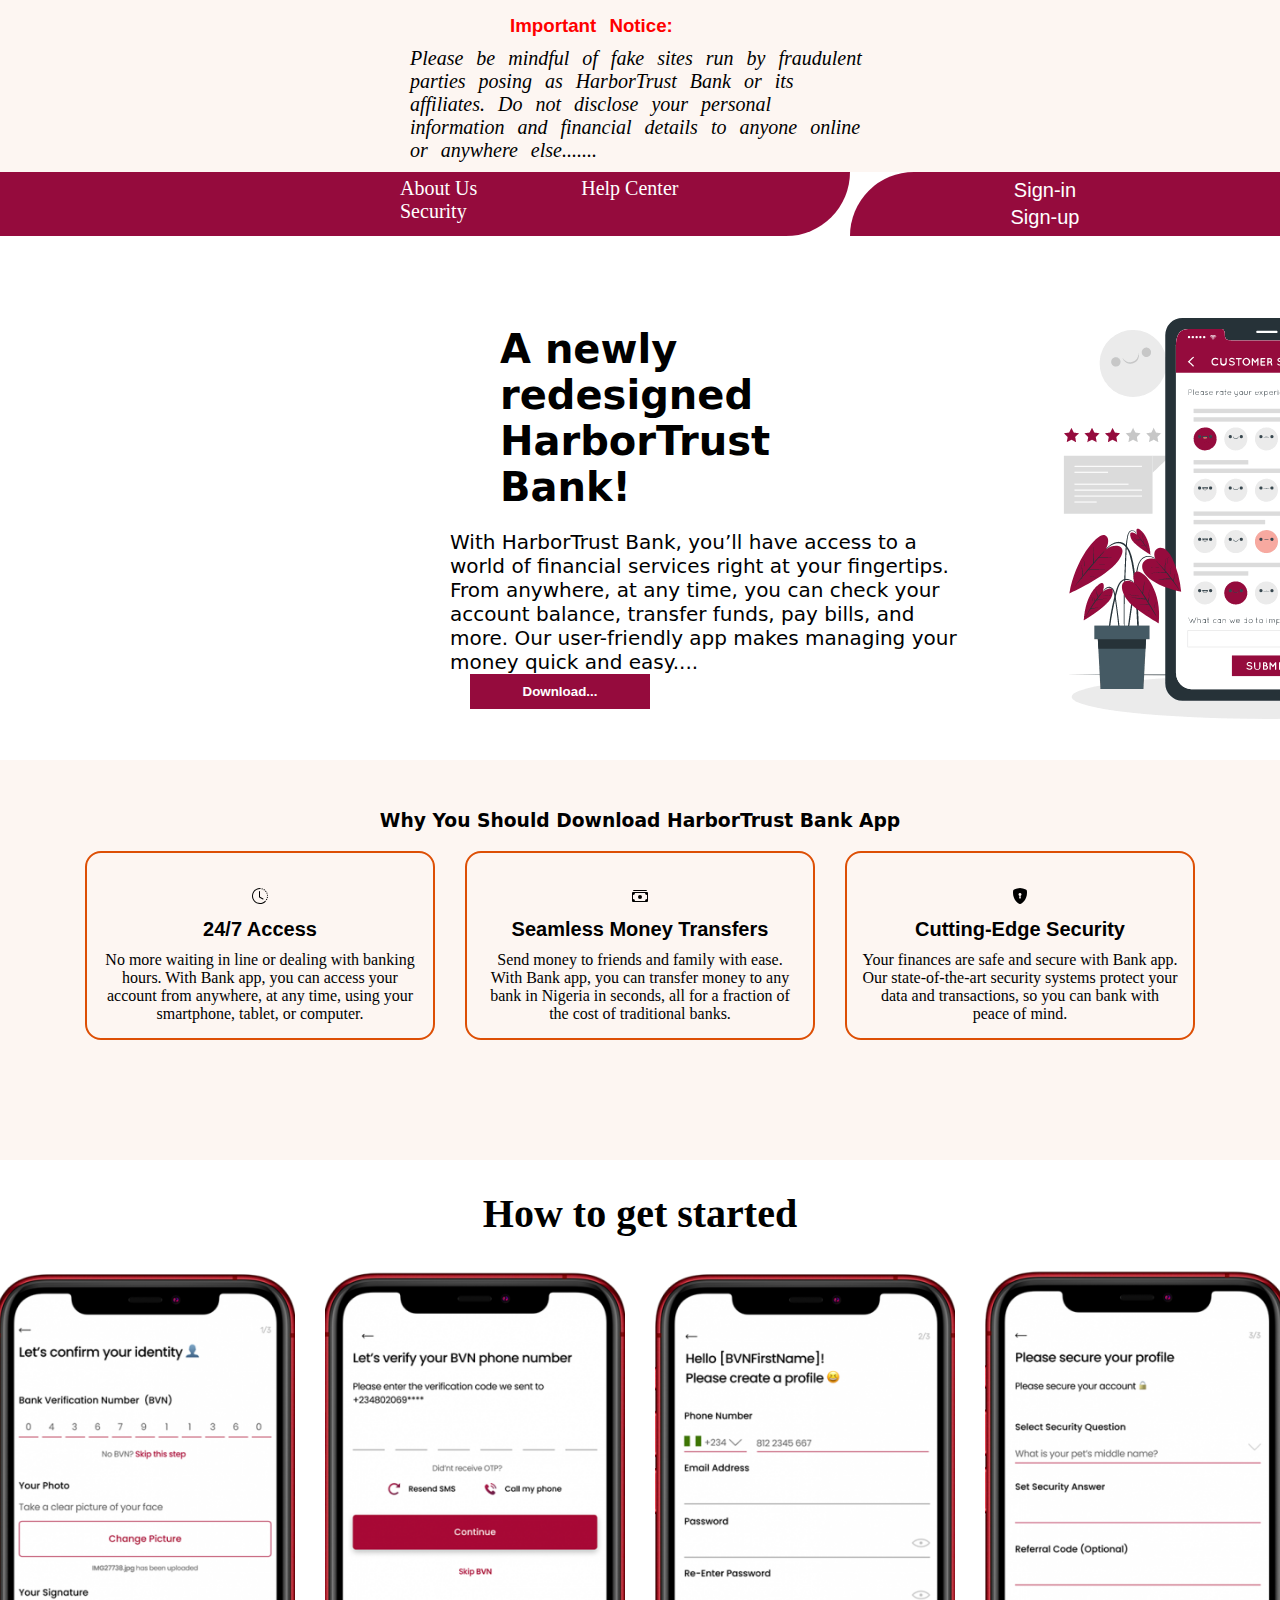
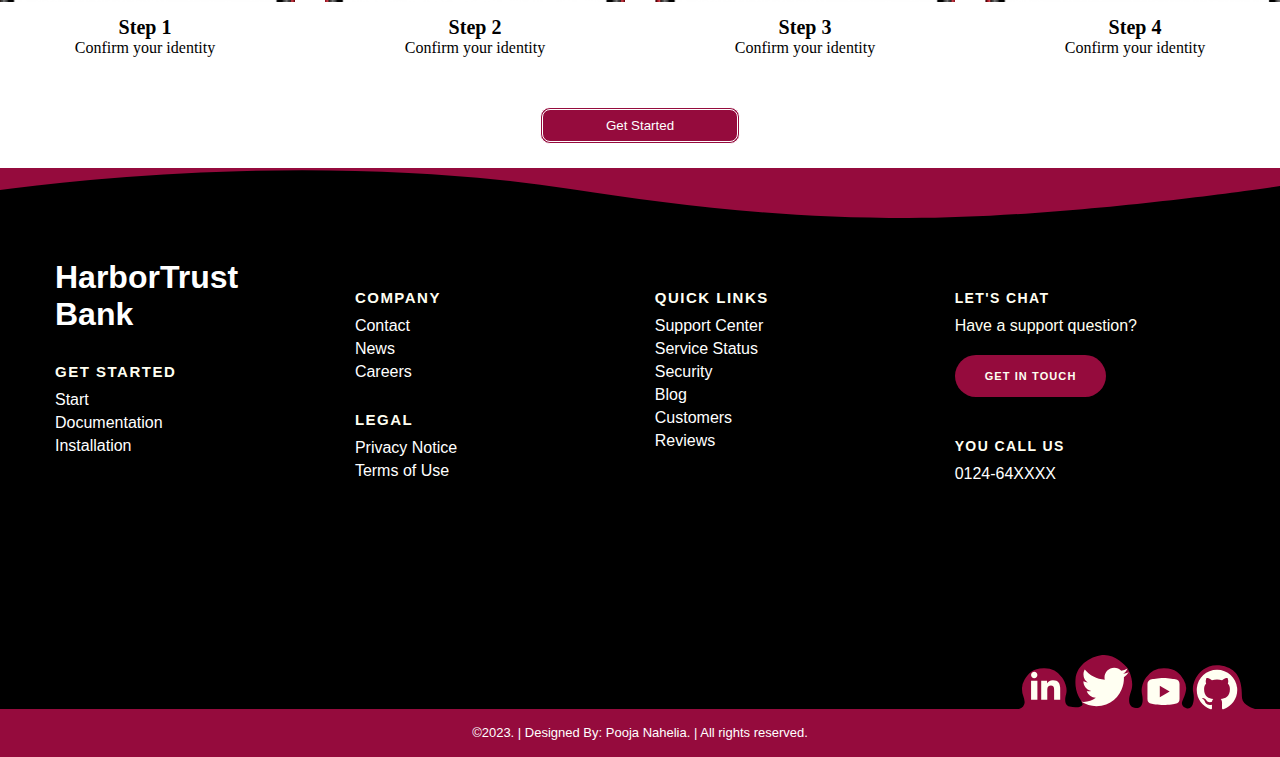
<file: public/index.html>
<!DOCTYPE html>
<html lang="en">

<head>
    <meta charset="UTF-8">
    <meta name="viewport" content="width=device-width, initial-scale=1.0">
    <title>HarborTrust Bank</title>
    <link rel="stylesheet" href="style.css">

    <head>
        <link rel="stylesheet" href="https://cdnjs.cloudflare.com/ajax/libs/animate.css/4.1.1/animate.min.css" />
    </head>
</head>

<body>
    <div id="div">
        <h3>Important Notice:</h3>
        <p id="mind">Please be mindful of fake sites run by fraudulent parties posing as HarborTrust Bank or its
            affiliates. Do not disclose your personal information and financial details to anyone online or anywhere
            else.......</p>
    </div>
    <div id="main">
        <div id="div1">
            <a href="about.html">About Us</a>
            <a href="HelpCenter.html">Help Center</a>
            <a href="Security.html">Security</a>
        </div>
        <div id="div2">
            <button onclick="disp()">Sign-in</button>
            <button onclick="disp2()">Sign-up</button>
        </div>
    </div>

    <div id="oh-new">
        <div id="new" class="animate__animated animate__backInLeft">
            <h2>A newly redesigned HarborTrust Bank!</h2>
            <p>With HarborTrust Bank, you’ll have access to a world of financial services right at your fingertips. From
                anywhere, at any time, you can check your account balance, transfer funds, pay bills, and more. Our
                user-friendly app makes managing your money quick and easy....</p>
            <button>Download...</button>
        </div>
        <div id="img" class="animate__animated animate__backInRight"><img src="image/Customer Survey.gif" alt=""></div>
    </div>
    <!-- <div class="scrib"></div> -->

    <main class="all">
        <div id="why">
            <h3 class="animate__animated animate__fadeInUp">Why You Should Download HarborTrust Bank App</h3>
        </div>
        <section id="oh-sec" class="animate__animated animate__fadeInUp">
            <div id="sec">
                <svg xmlns="http://www.w3.org/2000/svg" width="16" height="16" fill="currentColor"
                    class="bi bi-clock-history" viewBox="0 0 16 16">
                    <path
                        d="M8.515 1.019A7 7 0 0 0 8 1V0a8 8 0 0 1 .589.022l-.074.997zm2.004.45a7.003 7.003 0 0 0-.985-.299l.219-.976c.383.086.76.2 1.126.342l-.36.933zm1.37.71a7.01 7.01 0 0 0-.439-.27l.493-.87a8.025 8.025 0 0 1 .979.654l-.615.789a6.996 6.996 0 0 0-.418-.302zm1.834 1.79a6.99 6.99 0 0 0-.653-.796l.724-.69c.27.285.52.59.747.91l-.818.576zm.744 1.352a7.08 7.08 0 0 0-.214-.468l.893-.45a7.976 7.976 0 0 1 .45 1.088l-.95.313a7.023 7.023 0 0 0-.179-.483zm.53 2.507a6.991 6.991 0 0 0-.1-1.025l.985-.17c.067.386.106.778.116 1.17l-1 .025zm-.131 1.538c.033-.17.06-.339.081-.51l.993.123a7.957 7.957 0 0 1-.23 1.155l-.964-.267c.046-.165.086-.332.12-.501zm-.952 2.379c.184-.29.346-.594.486-.908l.914.405c-.16.36-.345.706-.555 1.038l-.845-.535zm-.964 1.205c.122-.122.239-.248.35-.378l.758.653a8.073 8.073 0 0 1-.401.432l-.707-.707z" />
                    <path d="M8 1a7 7 0 1 0 4.95 11.95l.707.707A8.001 8.001 0 1 1 8 0v1z" />
                    <path
                        d="M7.5 3a.5.5 0 0 1 .5.5v5.21l3.248 1.856a.5.5 0 0 1-.496.868l-3.5-2A.5.5 0 0 1 7 9V3.5a.5.5 0 0 1 .5-.5z" />
                </svg>
                <h5>24/7 Access</h5>
                <p>No more waiting in line or dealing with banking hours. With Bank app, you can access your account
                    from anywhere, at any time, using your smartphone, tablet, or computer.</p>
            </div>
            <div id="sec">
                <svg xmlns="http://www.w3.org/2000/svg" width="16" height="16" fill="currentColor"
                    class="bi bi-cash-stack" viewBox="0 0 16 16">
                    <path d="M1 3a1 1 0 0 1 1-1h12a1 1 0 0 1 1 1H1zm7 8a2 2 0 1 0 0-4 2 2 0 0 0 0 4z" />
                    <path
                        d="M0 5a1 1 0 0 1 1-1h14a1 1 0 0 1 1 1v8a1 1 0 0 1-1 1H1a1 1 0 0 1-1-1V5zm3 0a2 2 0 0 1-2 2v4a2 2 0 0 1 2 2h10a2 2 0 0 1 2-2V7a2 2 0 0 1-2-2H3z" />
                </svg>
                <h5>Seamless Money Transfers</h5>
                <p>Send money to friends and family with ease. With Bank app, you can transfer money to any bank in
                    Nigeria in seconds, all for a fraction of the cost of traditional banks.</p>
            </div>
            <div id="sec">
                <svg xmlns="http://www.w3.org/2000/svg" width="16" height="16" fill="currentColor"
                    class="bi bi-shield-lock-fill" viewBox="0 0 16 16">
                    <path fill-rule="evenodd"
                        d="M8 0c-.69 0-1.843.265-2.928.56-1.11.3-2.229.655-2.887.87a1.54 1.54 0 0 0-1.044 1.262c-.596 4.477.787 7.795 2.465 9.99a11.777 11.777 0 0 0 2.517 2.453c.386.273.744.482 1.048.625.28.132.581.24.829.24s.548-.108.829-.24a7.159 7.159 0 0 0 1.048-.625 11.775 11.775 0 0 0 2.517-2.453c1.678-2.195 3.061-5.513 2.465-9.99a1.541 1.541 0 0 0-1.044-1.263 62.467 62.467 0 0 0-2.887-.87C9.843.266 8.69 0 8 0zm0 5a1.5 1.5 0 0 1 .5 2.915l.385 1.99a.5.5 0 0 1-.491.595h-.788a.5.5 0 0 1-.49-.595l.384-1.99A1.5 1.5 0 0 1 8 5z" />
                </svg>
                <h5>Cutting-Edge Security</h5>
                <p>Your finances are safe and secure with Bank app. Our state-of-the-art security systems protect your
                    data and transactions, so you can bank with peace of mind.</p>
            </div>
        </section>
    </main>

    <div id="start">
        <h3>How to get started</h3>
        <div id="imag">
            <div id="ver"><img src="image/confirm-your-identity-p68oifdyso71ixul85t3ocvhilrum1bvc0ea3ykj4o.png" alt=""
                    width="300px">
                <h4>Step 1</h4>
                <p>Confirm your identity</p>
            </div>
            <div id="ver"><img src="image/verify-your-phone-number-p68oiufdu0rmop8qscb4s92v0rpq16zkq2u1sdy8d4.png"
                    alt="" width="300px">
                <h4>Step 2</h4>
                <p>Confirm your identity</p>
            </div>
            <div id="ver"><img src="image/create-a-profile-p68oij5bk0c6tdp4m7flybxbw59bgtqsoj0812eyfs.png" alt=""
                    width="300px">
                <h4>Step 3</h4>
                <p>Confirm your identity</p>
            </div>
            <div id="ver"><img src="image/secure-your-profile-p68oilyu4ig1s7l15qnhnt7poavf3x1zowyogwarx4.png" alt=""
                    width="300px">
                <h4>Step 4</h4>
                <p>Confirm your identity</p>
            </div>
        </div>
    </div>

    <div id="get">
        <button>Get Started</button>
    </div>

    <div class="pg-footer">
        <footer class="footer">
            <svg class="footer-wave-svg" xmlns="http://www.w3.org/2000/svg" viewBox="0 0 1200 100"
                preserveAspectRatio="none">
                <path class="footer-wave-path"
                    d="M851.8,100c125,0,288.3-45,348.2-64V0H0v44c3.7-1,7.3-1.9,11-2.9C80.7,22,151.7,10.8,223.5,6.3C276.7,2.9,330,4,383,9.8 c52.2,5.7,103.3,16.2,153.4,32.8C623.9,71.3,726.8,100,851.8,100z">
                </path>
            </svg>
            <div class="footer-content">
                <div class="footer-content-column">
                    <div class="footer-logo">
                        <a class="footer-logo-link" href="#">
                            <span class="hidden-link-text">LOGO</span>
                            <h1>HarborTrust Bank</h1>
                        </a>
                    </div>
                    <div class="footer-menu">
                        <h2 class="footer-menu-name"> Get Started</h2>
                        <ul id="menu-get-started" class="footer-menu-list">
                            <li class="menu-item menu-item-type-post_type menu-item-object-product">
                                <a href="signup.html">Start</a>
                            </li>
                            <li class="menu-item menu-item-type-post_type menu-item-object-product">
                                <a href="#">Documentation</a>
                            </li>
                            <li class="menu-item menu-item-type-post_type menu-item-object-product">
                                <a href="#">Installation</a>
                            </li>
                        </ul>
                    </div>
                </div>
                
                <div class="footer-content-column">
                    <div class="footer-menu">
                        <h2 class="footer-menu-name"> Company</h2>
                        <ul id="menu-company" class="footer-menu-list">
                            <li class="menu-item menu-item-type-post_type menu-item-object-page">
                                <a href="#">Contact</a>
                            </li>
                            <li class="menu-item menu-item-type-taxonomy menu-item-object-category">
                                <a href="#">News</a>
                            </li>
                            <li class="menu-item menu-item-type-post_type menu-item-object-page">
                                <a href="#">Careers</a>
                            </li>
                        </ul>
                    </div>
                    <div class="footer-menu">
                        <h2 class="footer-menu-name"> Legal</h2>
                        <ul id="menu-legal" class="footer-menu-list">
                            <li
                                class="menu-item menu-item-type-post_type menu-item-object-page menu-item-privacy-policy menu-item-170434">
                                <a href="#">Privacy Notice</a>
                            </li>
                            <li class="menu-item menu-item-type-post_type menu-item-object-page">
                                <a href="#">Terms of Use</a>
                            </li>
                        </ul>
                    </div>
                </div>
                <div class="footer-content-column">
                    <div class="footer-menu">
                        <h2 class="footer-menu-name"> Quick Links</h2>
                        <ul id="menu-quick-links" class="footer-menu-list">
                            <li class="menu-item menu-item-type-custom menu-item-object-custom">
                                <a target="_blank" rel="noopener noreferrer" href="#">Support Center</a>
                            </li>
                            <li class="menu-item menu-item-type-custom menu-item-object-custom">
                                <a target="_blank" rel="noopener noreferrer" href="#">Service Status</a>
                            </li>
                            <li class="menu-item menu-item-type-post_type menu-item-object-page">
                                <a href="#">Security</a>
                            </li>
                            <li class="menu-item menu-item-type-post_type menu-item-object-page">
                                <a href="#">Blog</a>
                            </li>
                            <li class="menu-item menu-item-type-post_type_archive menu-item-object-customer">
                                <a href="#">Customers</a>
                            </li>
                            <li class="menu-item menu-item-type-post_type menu-item-object-page">
                                <a href="#">Reviews</a>
                            </li>
                        </ul>
                    </div>
                </div>
                <div class="footer-content-column">
                    <div class="footer-call-to-action">
                        <h2 class="footer-call-to-action-title"> Let's Chat</h2>
                        <p class="footer-call-to-action-description"> Have a support question?</p>
                        <a class="footer-call-to-action-button button" href="#" target="_self"> Get in Touch </a>
                    </div>
                    <div class="footer-call-to-action">
                        <h2 class="footer-call-to-action-title"> You Call Us</h2>
                        <p class="footer-call-to-action-link-wrapper"> <a class="footer-call-to-action-link"
                                href="tel:0124-64XXXX" target="_self"> 0124-64XXXX </a></p>
                    </div>
                </div>
                <div class="footer-social-links"> <svg class="footer-social-amoeba-svg"
                        xmlns="http://www.w3.org/2000/svg" viewBox="0 0 236 54">
                        <path class="footer-social-amoeba-path"
                            d="M223.06,43.32c-.77-7.2,1.87-28.47-20-32.53C187.78,8,180.41,18,178.32,20.7s-5.63,10.1-4.07,16.7-.13,15.23-4.06,15.91-8.75-2.9-6.89-7S167.41,36,167.15,33a18.93,18.93,0,0,0-2.64-8.53c-3.44-5.5-8-11.19-19.12-11.19a21.64,21.64,0,0,0-18.31,9.18c-2.08,2.7-5.66,9.6-4.07,16.69s.64,14.32-6.11,13.9S108.35,46.5,112,36.54s-1.89-21.24-4-23.94S96.34,0,85.23,0,57.46,8.84,56.49,24.56s6.92,20.79,7,24.59c.07,2.75-6.43,4.16-12.92,2.38s-4-10.75-3.46-12.38c1.85-6.6-2-14-4.08-16.69a21.62,21.62,0,0,0-18.3-9.18C13.62,13.28,9.06,19,5.62,24.47A18.81,18.81,0,0,0,3,33a21.85,21.85,0,0,0,1.58,9.08,16.58,16.58,0,0,1,1.06,5A6.75,6.75,0,0,1,0,54H236C235.47,54,223.83,50.52,223.06,43.32Z">
                        </path>
                    </svg>
                    <a class="footer-social-link linkedin" href="#" target="_blank">
                        <span class="hidden-link-text">Linkedin</span>
                        <svg class="footer-social-icon-svg" xmlns="http://www.w3.org/2000/svg" viewBox="0 0 30 30" >
                            <path class="footer-social-icon-path"
                                d="M9,25H4V10h5V25z M6.501,8C5.118,8,4,6.879,4,5.499S5.12,3,6.501,3C7.879,3,9,4.121,9,5.499C9,6.879,7.879,8,6.501,8z M27,25h-4.807v-7.3c0-1.741-0.033-3.98-2.499-3.98c-2.503,0-2.888,1.896-2.888,3.854V25H12V9.989h4.614v2.051h0.065 c0.642-1.18,2.211-2.424,4.551-2.424c4.87,0,5.77,3.109,5.77,7.151C27,16.767,27,25,27,25z">
                            </path>
                        </svg>
                    </a>
                    <a class="footer-social-link twitter" href="#" target="_blank">
                        <span class="hidden-link-text">Twitter</span>
                        <svg class="footer-social-icon-svg" xmlns="http://www.w3.org/2000/svg" viewBox="0 0 26 26">
                            <path class="footer-social-icon-path"
                                d="M 25.855469 5.574219 C 24.914063 5.992188 23.902344 6.273438 22.839844 6.402344 C 23.921875 5.75 24.757813 4.722656 25.148438 3.496094 C 24.132813 4.097656 23.007813 4.535156 21.8125 4.769531 C 20.855469 3.75 19.492188 3.113281 17.980469 3.113281 C 15.082031 3.113281 12.730469 5.464844 12.730469 8.363281 C 12.730469 8.773438 12.777344 9.175781 12.867188 9.558594 C 8.503906 9.339844 4.636719 7.246094 2.046875 4.070313 C 1.59375 4.847656 1.335938 5.75 1.335938 6.714844 C 1.335938 8.535156 2.261719 10.140625 3.671875 11.082031 C 2.808594 11.054688 2 10.820313 1.292969 10.425781 C 1.292969 10.449219 1.292969 10.46875 1.292969 10.492188 C 1.292969 13.035156 3.101563 15.15625 5.503906 15.640625 C 5.0625 15.761719 4.601563 15.824219 4.121094 15.824219 C 3.78125 15.824219 3.453125 15.792969 3.132813 15.730469 C 3.800781 17.8125 5.738281 19.335938 8.035156 19.375 C 6.242188 20.785156 3.976563 21.621094 1.515625 21.621094 C 1.089844 21.621094 0.675781 21.597656 0.265625 21.550781 C 2.585938 23.039063 5.347656 23.90625 8.3125 23.90625 C 17.96875 23.90625 23.25 15.90625 23.25 8.972656 C 23.25 8.742188 23.246094 8.515625 23.234375 8.289063 C 24.261719 7.554688 25.152344 6.628906 25.855469 5.574219 ">
                            </path>
                        </svg>
                    </a>
                    <a class="footer-social-link youtube" href="#" target="_blank">
                        <span class="hidden-link-text">Youtube</span>
                        <svg class="footer-social-icon-svg" xmlns="http://www.w3.org/2000/svg" viewBox="0 0 30 30">
                            <path class="footer-social-icon-path"
                                d="M 15 4 C 10.814 4 5.3808594 5.0488281 5.3808594 5.0488281 L 5.3671875 5.0644531 C 3.4606632 5.3693645 2 7.0076245 2 9 L 2 15 L 2 15.001953 L 2 21 L 2 21.001953 A 4 4 0 0 0 5.3769531 24.945312 L 5.3808594 24.951172 C 5.3808594 24.951172 10.814 26.001953 15 26.001953 C 19.186 26.001953 24.619141 24.951172 24.619141 24.951172 L 24.621094 24.949219 A 4 4 0 0 0 28 21.001953 L 28 21 L 28 15.001953 L 28 15 L 28 9 A 4 4 0 0 0 24.623047 5.0546875 L 24.619141 5.0488281 C 24.619141 5.0488281 19.186 4 15 4 z M 12 10.398438 L 20 15 L 12 19.601562 L 12 10.398438 z">
                            </path>
                        </svg>
                    </a>
                    <a class="footer-social-link github" href="#" target="_blank">
                        <span class="hidden-link-text">Github</span>
                        <svg class="footer-social-icon-svg" xmlns="http://www.w3.org/2000/svg" viewBox="0 0 32 32">
                            <path class="footer-social-icon-path"
                                d="M 16 4 C 9.371094 4 4 9.371094 4 16 C 4 21.300781 7.4375 25.800781 12.207031 27.386719 C 12.808594 27.496094 13.027344 27.128906 13.027344 26.808594 C 13.027344 26.523438 13.015625 25.769531 13.011719 24.769531 C 9.671875 25.492188 8.96875 23.160156 8.96875 23.160156 C 8.421875 21.773438 7.636719 21.402344 7.636719 21.402344 C 6.546875 20.660156 7.71875 20.675781 7.71875 20.675781 C 8.921875 20.761719 9.554688 21.910156 9.554688 21.910156 C 10.625 23.746094 12.363281 23.214844 13.046875 22.910156 C 13.15625 22.132813 13.46875 21.605469 13.808594 21.304688 C 11.144531 21.003906 8.34375 19.972656 8.34375 15.375 C 8.34375 14.0625 8.8125 12.992188 9.578125 12.152344 C 9.457031 11.851563 9.042969 10.628906 9.695313 8.976563 C 9.695313 8.976563 10.703125 8.65625 12.996094 10.207031 C 13.953125 9.941406 14.980469 9.808594 16 9.804688 C 17.019531 9.808594 18.046875 9.941406 19.003906 10.207031 C 21.296875 8.65625 22.300781 8.976563 22.300781 8.976563 C 22.957031 10.628906 22.546875 11.851563 22.421875 12.152344 C 23.191406 12.992188 23.652344 14.0625 23.652344 15.375 C 23.652344 19.984375 20.847656 20.996094 18.175781 21.296875 C 18.605469 21.664063 18.988281 22.398438 18.988281 23.515625 C 18.988281 25.121094 18.976563 26.414063 18.976563 26.808594 C 18.976563 27.128906 19.191406 27.503906 19.800781 27.386719 C 24.566406 25.796875 28 21.300781 28 16 C 28 9.371094 22.628906 4 16 4 Z ">
                            </path>
                        </svg>
                    </a>
                </div>
            </div>
            <div class="footer-copyright">
                <div class="footer-copyright-wrapper">
                    <p class="footer-copyright-text">
                        <a class="footer-copyright-link" href="#" target="_self"> ©2023. | Designed By: Pooja Nahelia. |
                            All rights reserved. </a>
                    </p>
                </div>
            </div>
        </footer>
    </div>


    <script src="javascript.js" type="module"></script>
</body>

</html>
</file>
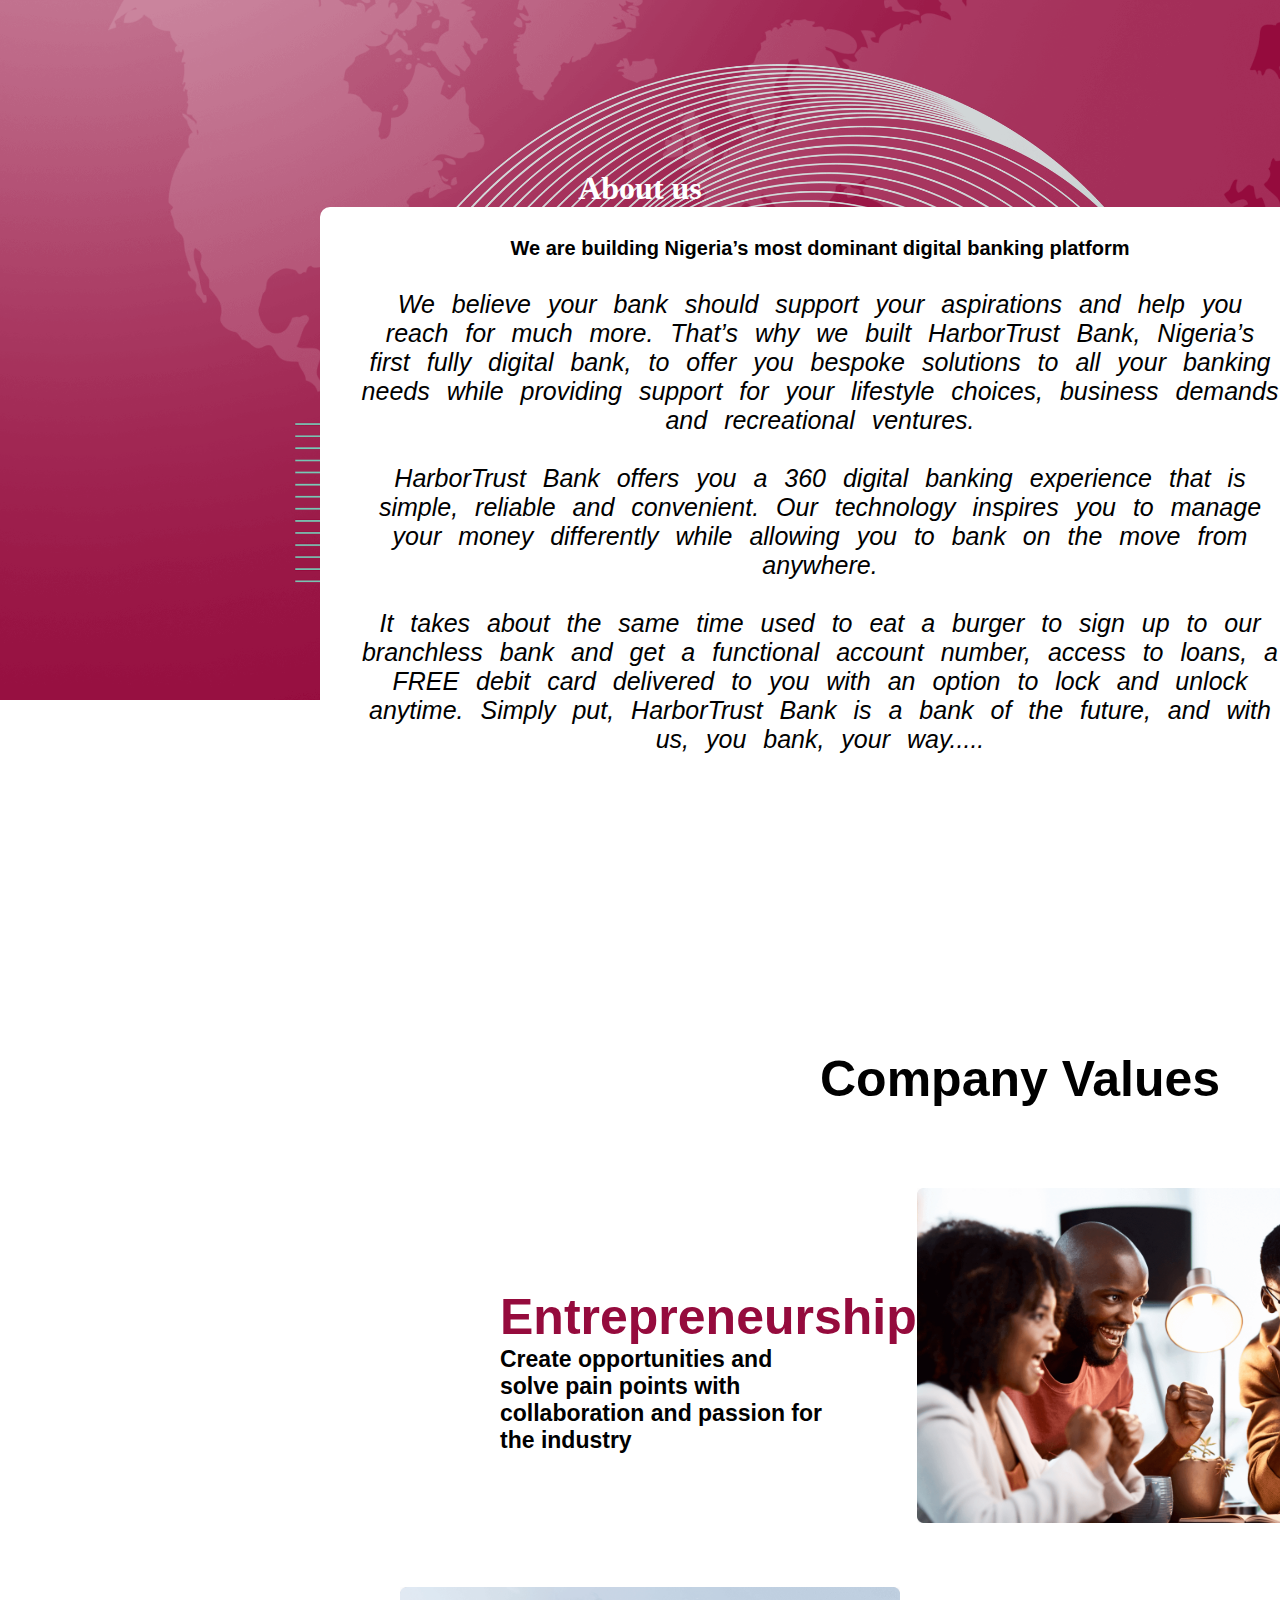
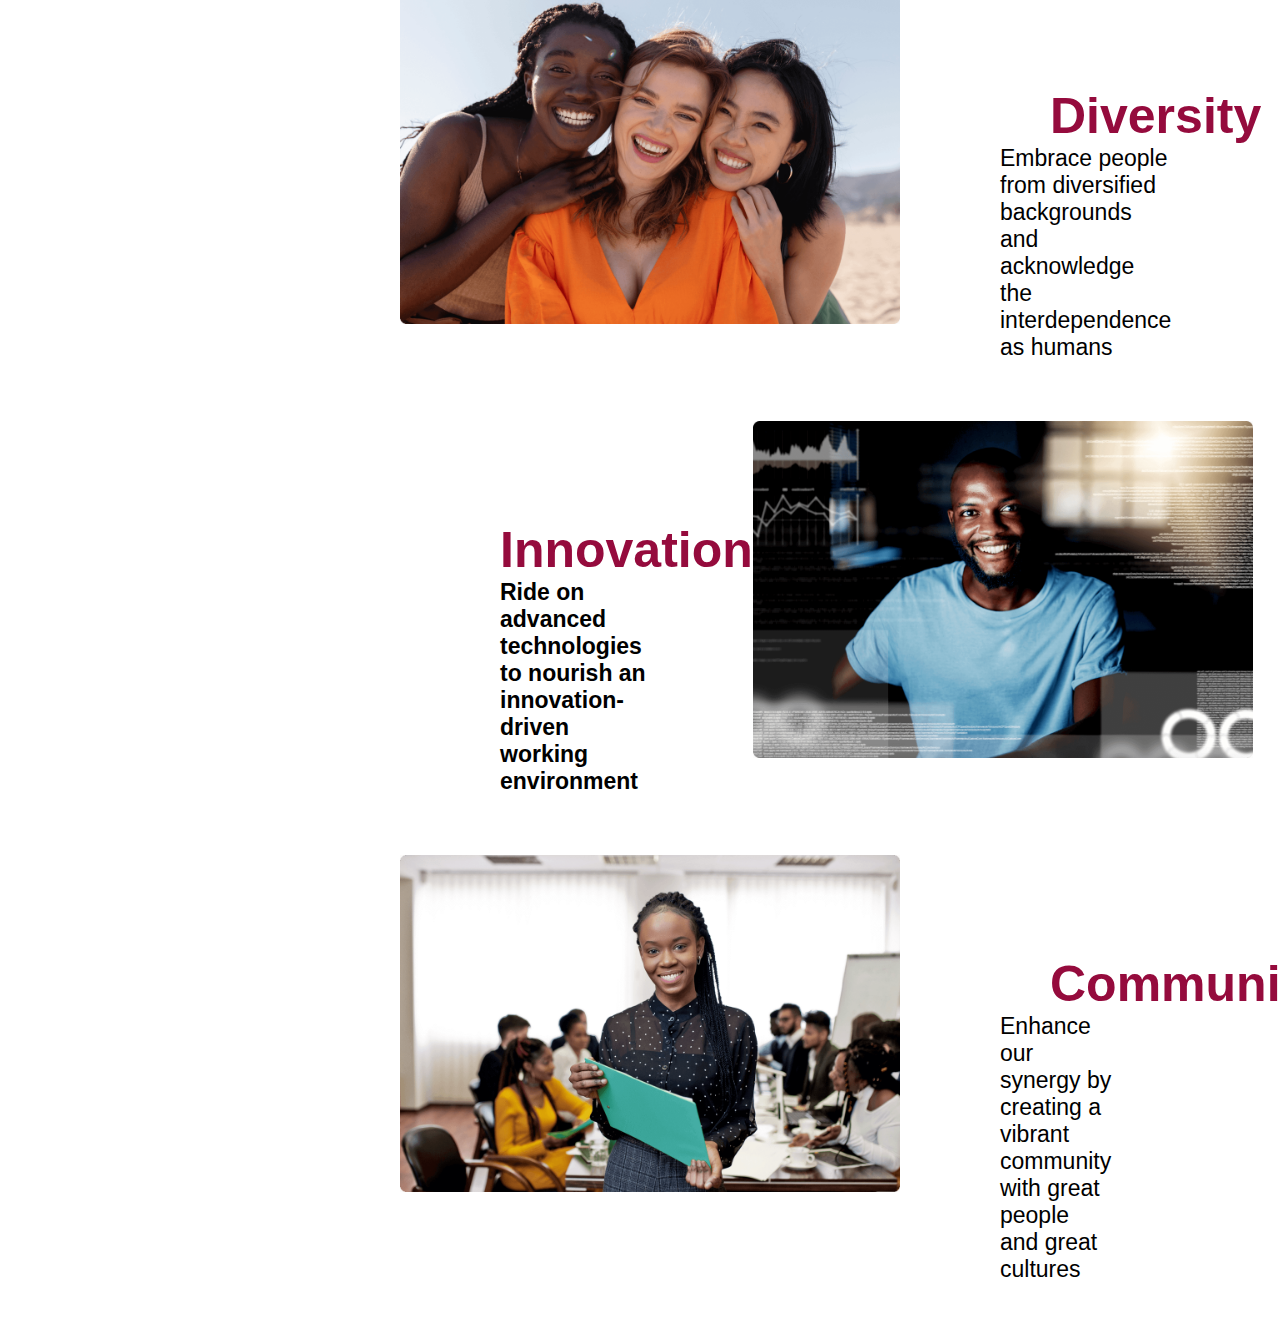
<file: public/about.html>
<!DOCTYPE html>
<html lang="en">

<head>
    <meta charset="UTF-8">
    <meta name="viewport" content="width=device-width, initial-scale=1.0">
    <title>HarborTrust Bank</title>
    <link rel="stylesheet" href="style.css">
    <link href="https://cdn.jsdelivr.net/npm/bootstrap@5.3.2/dist/css/bootstrap.min.css" rel="stylesheet"
        integrity="sha384-T3c6CoIi6uLrA9TneNEoa7RxnatzjcDSCmG1MXxSR1GAsXEV/Dwwykc2MPK8M2HN" crossorigin="anonymous">
</head>

<body>

    <div id="about">
        <h1>About us</h1>
        <div id="body" class="shadow-lg">
            <strong>We are building Nigeria’s most dominant digital banking platform</strong>
            <p>
                We believe your bank should support your aspirations and help you reach for much more. That’s why we
                built HarborTrust Bank, Nigeria’s first fully digital bank, to offer you bespoke solutions to all your
                banking needs
                while providing support for your lifestyle choices, business demands and recreational ventures. <br><br>

                HarborTrust Bank offers you a 360 digital banking experience that is simple, reliable and convenient.
                Our technology
                inspires you to manage your money differently while allowing you to bank on the move from anywhere.
                <br><br>

                It takes about the same time used to eat a burger to sign up to our branchless bank and get a functional
                account number, access to loans, a FREE debit card delivered to you with an option to lock and unlock
                anytime. Simply put, HarborTrust Bank is a bank of the future, and with us, you bank, your way.....
            </p>
        </div>
    </div>
    <div class="comp">
        <h2>Company Values</h2>
    </div>
    <section>
        <div id="step1">
            <div class="entrep">
                <h3>Entrepreneurship</h3>
                <p>Create opportunities and solve pain points with
                    collaboration and passion for the industry</p>
            </div>
            <div>
                <img src="image/1-0158b3f3.png" alt="" width="500px" id="colla">
            </div>
        </div>

        <div id="step2">
            <div>
                <img src="image/2-7472b5c6.png" alt="" width="500px" 
                    id="colla1">
            </div>
            <div class="entrep1">
                <h3>Diversity</h3>
                <p>Embrace people from diversified backgrounds and acknowledge the interdependence as humans</p>
            </div>
        </div>

        <div id="step1">
        <div class="entrep">
            <h3>Innovation</h3>
            <p>Ride on advanced technologies to nourish an innovation-driven working environment</p>
        </div>
        <div>
            <img src="image/3-e5286575.png" alt="" width="500px" id="colla">
        </div>
    </div>

    <div id="step2">
        <div>
            <img src="image/4-883cfefd.png" alt="" width="500px" 
                id="colla1">
        </div>
        <div class="entrep1">
            <h3>Community</h3>
            <p>Enhance our synergy by creating a vibrant community with great people and great cultures</p>
        </div>
    </div>
    </section>
</body>

</html>
</file>
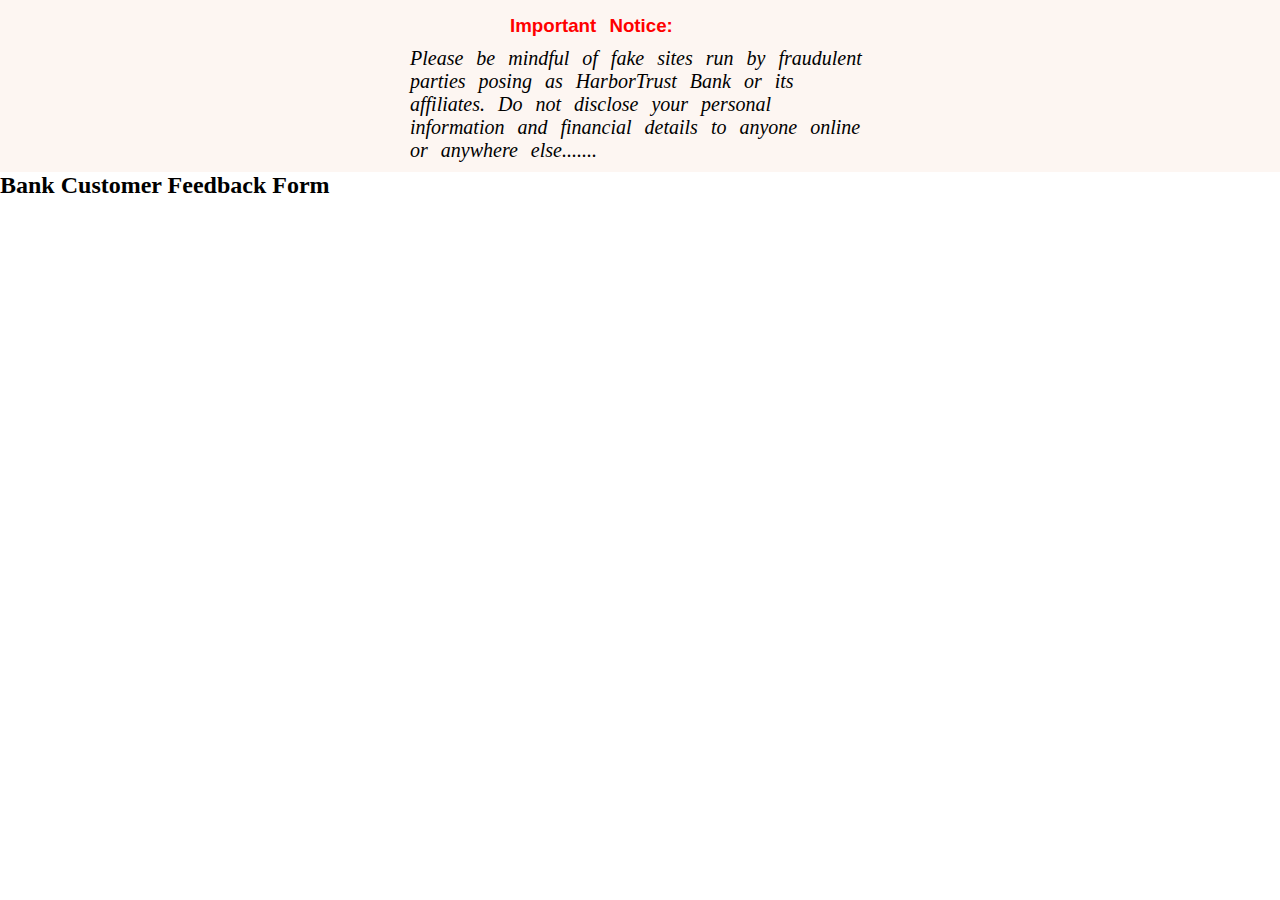
<file: public/HelpCenter.html>
<!DOCTYPE html>
<html lang="en">
<head>
    <meta charset="UTF-8">
    <meta name="viewport" content="width=device-width, initial-scale=1.0">
    <title>HarborTrust Bank</title>
    <link rel="stylesheet" href="style.css">
</head>
<body>
    <div id="div">
        <h3>Important Notice:</h3>
        <p id="mind">Please be mindful of fake sites run by 
    fraudulent parties posing as HarborTrust Bank or its
            affiliates. Do not disclose your personal information and 
    financial details to anyone online or anywhere
            else.......</p>
    </div>

    <div>
        <h2>Bank Customer Feedback Form </h2>
    </div>
</body>
</html>
</file>
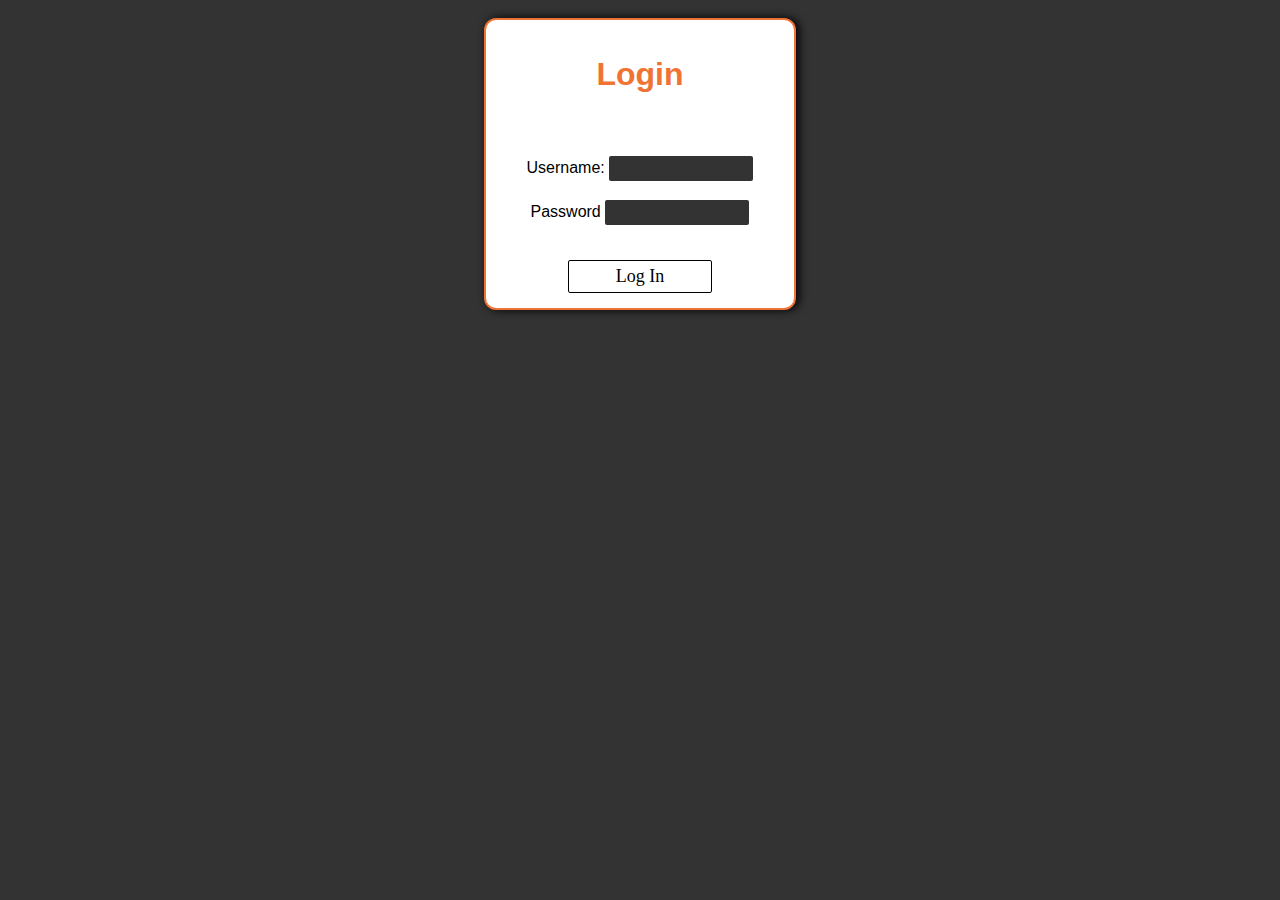
<file: public/signin.html>
<!DOCTYPE html>
<html>

<head>
    <title>Login</title>
    <link rel="stylesheet" type="text/css" href="signin.css">
</head>

<body>

    <div class="container">
        <div class="header">
            <h1>Login</h1>
        </div>

        <form name="login" onsubmit="return validateForm() ;" method="post">

            <ul>
                <li>Username: <input class="username" type="text" name="username">
                </li>

                <li>Password <input class="password" type="password" name="password">
                </li>
            </ul>

            <input type="button" class="submit" value="Log In" name="submit" onclick="validate()">
        </form>
    </div>
    <script src="signin.js"></script>

</body>

</html>
</file>
<file: public/style.css>
* {
    padding: 0;
    margin: 0;
    box-sizing: border-box;

}

#div {
    width: 100%;
    background-color: #fdf6f2;
    padding: 10px;
    word-spacing: 8px;
}

#div>h3 {
    margin-top: 5px;
    color: red;
    font-family: sans-serif;
    margin-left: 500px;
}

#mind {
    margin-left: 400px;
    margin-right: 400px;
    margin-top: 10px;
    font-style: italic;
    font-size: 20px;
    /* animation: mind 50s 1ms forwards infinite; */
    /* transform: translate(400px); */
}

#main {
    display: flex;
}

#div1 {
    width: 100%;
    padding: 5px;
    background-color: #950b3d;
    border-bottom-right-radius: 100px;
    padding-left: 300px;
}

#div1>a {
    color: white;
    margin-left: 100px;
    text-decoration: none;
    font-family: serif;
    font-size: 20px;
}

#div2 {
    width: 50%;
    padding: 5px;
    background-color: #950b3d;
    text-align: right;
    padding-right: 160px;
    /* margin-left: 960px; */
    border-top-left-radius: 100px;
}

/* #div2>a { */
    /* text-decoration: none !important; */
    /* color: white; */
/* } */

#div2>button {
    padding: 2px;
    width: 150px;
    margin-left: 60px;
    font-family: sans-serif;
    font-size: 20px;
    text-decoration: none;
    cursor: pointer;
    border: none;
    background-color: #950b3d;
    color: white;
}

#div2>button:hover {
    background-color: white;
    color: #950b3d;
    border-radius: 100px;
}

#oh-new {
    display: flex;
}

#new {
    /* margin: 100px 300px; */
    margin-top: 90px;
    margin-left: 400px;
    margin-right: 50px;

}

#new>p {
    margin-left: 50px;
    margin-right: 10px;
    margin-top: 20px;
    font-family: system-ui, -apple-system, BlinkMacSystemFont, 'Segoe UI', Roboto, Oxygen, Ubuntu, Cantarell, 'Open Sans', 'Helvetica Neue', sans-serif;
    font-size: 20px;
}

#new>h2 {
    margin-left: 100px;
    margin-right: 200px;
    font-family: system-ui, -apple-system, BlinkMacSystemFont, 'Segoe UI', Roboto, Oxygen, Ubuntu, Cantarell, 'Open Sans', 'Helvetica Neue', sans-serif;
    font-size: 40px;
}

#new>button {
    margin-left: 70px;
    width: 180px;
    padding: 10px;
    border: none;
    background-color: #950b3d;
    color: white;
    font-family: sans-serif;
    font-weight: 700;
}

#img {
    margin-top: 20px;
    margin-right: 300px;
}

.scrib{
    width: 30px;
    height: 40px;
    background-color: #950b3d;
    border-top-right-radius: 100px;
    border-bottom-right-radius: 100px;
}

#why {
    text-align: center;
    padding-top: 50px;
}

#why>h3 {
    font-family: system-ui, -apple-system, BlinkMacSystemFont, 'Segoe UI', Roboto, Oxygen, Ubuntu, Cantarell, 'Open Sans', 'Helvetica Neue', sans-serif;
    font-weight: 700;
}

main {
    width: 100%;
    height: 400px;
    background-color: #fdf6f2;
}

#oh-sec {
    display: flex;
    justify-content: center;
    gap: 30px;
}

#sec {
    width: 350px;
    padding: 15px;
    border: 2px solid #dd4f05;
    border-radius: 1rem;
    text-align: center;
    margin-top: 20px;
}

#sec>svg {
    margin-top: 20px;
    margin-bottom: 10px;
}

#sec>svg:hover {
    color: #dd4f05;
}

#sec>h5 {
    font-family: sans-serif;
    font-weight: bold;
    font-size: 20px;
    margin-bottom: 10px;
}

#start {
    text-align: center;
    margin-top: 30px;
}

#start>h3 {
    font-weight: bold;
    font-size: 40px;
}

#imag {
    margin-top: 30px;
    display: flex;
    justify-content: center;
    gap: 30px;
}

#ver:hover {
    transition: all 1s ease-in;
    scale: 110% !important;
}

#ver>h4 {
    margin-top: 10px;
    font-size: 20px;
    font-weight: bold;
}

#get {
    text-align: center;
    margin-top: 50px;
}

#get>button {
    width: 200px;
    padding: 8px;
    border-radius: 10px;
    border: none;
    background-color: #950b3d;
    color: white;
    border-style: double;
}

* {
    margin: 0;
    padding: 0;
}

a {
    color: #fff;
    text-decoration: none;
}

.pg-footer {
    font-family: 'Roboto', sans-serif;
}


.footer {
    background-color: black;
    color: #fff;
    margin-top: 25px;
}

.footer-wave-svg {
    background-color: transparent;
    display: block;
    height: 30px;
    position: relative;
    top: -1px;
    width: 100%;
}

.footer-wave-path {
    fill: #950b3d;
}

.footer-content {
    margin-left: auto;
    margin-right: auto;
    max-width: 1230px;
    padding: 40px 15px 450px;
    position: relative;
}

.footer-content-column {
    box-sizing: border-box;
    float: left;
    padding-left: 15px;
    padding-right: 15px;
    width: 100%;
    color: #fff;
}

.footer-content-column ul li a {
    color: #fff;
    text-decoration: none;
}

.footer-logo-link {
    display: inline-block;
}

.footer-menu {
    margin-top: 30px;
}

.footer-menu-name {
    color: #fffff2;
    font-size: 15px;
    font-weight: 900;
    letter-spacing: .1em;
    line-height: 18px;
    margin-bottom: 0;
    margin-top: 0;
    text-transform: uppercase;
}

.footer-menu-list {
    list-style: none;
    margin-bottom: 0;
    margin-top: 10px;
    padding-left: 0;
}

.footer-menu-list li {
    margin-top: 5px;
}

.footer-call-to-action-description {
    color: #fffff2;
    margin-top: 10px;
    margin-bottom: 20px;
}

.footer-call-to-action-button:hover {
    background-color: #fffff2;
    color: #00bef0;
}

.button:last-of-type {
    margin-right: 0;
}

.footer-call-to-action-button {
    background-color: #950b3d;
    border-radius: 21px;
    color: #fffff2;
    display: inline-block;
    font-size: 11px;
    font-weight: 900;
    letter-spacing: .1em;
    line-height: 18px;
    padding: 12px 30px;
    margin: 0 10px 10px 0;
    text-decoration: none;
    text-transform: uppercase;
    transition: background-color .2s;
    cursor: pointer;
    position: relative;
}

.footer-call-to-action {
    margin-top: 30px;
}

.footer-call-to-action-title {
    color: #fffff2;
    font-size: 14px;
    font-weight: 900;
    letter-spacing: .1em;
    line-height: 18px;
    margin-bottom: 0;
    margin-top: 0;
    text-transform: uppercase;
}

.footer-call-to-action-link-wrapper {
    margin-bottom: 0;
    margin-top: 10px;
    color: #fff;
    text-decoration: none;
}

.footer-call-to-action-link-wrapper a {
    color: #fff;
    text-decoration: none;
}





.footer-social-links {
    bottom: 0;
    height: 54px;
    position: absolute;
    right: 0;
    width: 236px;
}

.footer-social-amoeba-svg {
    height: 54px;
    left: 0;
    display: block;
    position: absolute;
    top: 0;
    width: 236px;
}

.footer-social-amoeba-path {
    fill: #950b3d;
}

.footer-social-link.linkedin {
    height: 26px;
    left: -3px;
    top: 3px;
    width: 58px;
}

.footer-social-link {
    display: block;
    padding: 10px;
    position: absolute;
}

.hidden-link-text {
    position: absolute;
    clip: rect(1px 1px 1px 1px);
    clip: rect(1px, 1px, 1px, 1px);
    -webkit-clip-path: inset(0px 0px 99.9% 99.9%);
    clip-path: inset(0px 0px 99.9% 99.9%);
    overflow: hidden;
    height: 1px;
    width: 1px;
    padding: 0;
    border: 0;
    top: 50%;
}

.footer-social-icon-svg {
    display: block;
}

.footer-social-icon-path {
    fill: #fffff2;
    transition: fill .2s;
}

.footer-social-link.twitter {
    height: 28px;
    left: 52px;
    top: -3px;
    width: 68px;
}

.footer-social-link.youtube {
    height: 24px;
    left: 116px;
    top: 8px;
    width: 57px;
}

.footer-social-link.github {
    height: 34px;
    left: 161px;
    top: -2px;
    width: 74px;
}

.footer-copyright {
    background-color: #950b3d;
    color: #fff;
    padding: 15px 30px;
    text-align: center;
}

.footer-copyright-wrapper {
    margin-left: auto;
    margin-right: auto;
    max-width: 1200px;
}

.footer-copyright-text {
    color: #fff;
    font-size: 13px;
    font-weight: 400;
    line-height: 18px;
    margin-bottom: 0;
    margin-top: 0;
}

.footer-copyright-link {
    color: #fff;
    text-decoration: none;
}






/* About */
* {
    padding: 0;
    margin: 0;
    box-sizing: border-box;
}

#about {
    width: 100%;
    height: 700px;
    background-color: #950b3d;
    background-image: url(image/banner-c0c076bf.png);
    background-size: cover;
    background-repeat: no-repeat;
    padding-top: 170px;
    text-align: center;
}

#about>h1 {
    color: white;
}

strong {
    font-family: sans-serif;
    font-size: 20px;
}

#body {
    width: 1000px;
    height: 750px;
    background-color: white;
    margin-left: 25%;
    border-radius: 10px;
    padding-top: 30px;
    padding-left: 40px;
    padding-right: 40px;
}

#body>p {
    font-family: 'Segoe UI', Tahoma, Geneva, Verdana, sans-serif;
    font-size: 25px;
    font-style: italic;
    margin-top: 30px;
    word-spacing: 10px;
}

.comp>h2{
    margin-top: 350px;
    font-family: 'Franklin Gothic Medium', 'Arial Narrow', Arial,
    sans-serif;
    margin-left: 820px;
    margin-bottom: 80px;
    font-size: 50px !important;
}

#step1{
    display: flex;
    justify-content: center;
    justify-content: space-around;
    margin-bottom: 60px;
}

.entrep>h3{
    font-family: 'Franklin Gothic Medium', 'Arial Narrow', Arial,
    sans-serif;
    color: #950b3d;
    margin-left: 00px;
    margin-top: 100px;
    font-size: 50px;
    margin-left: 500px;
}

.entrep>p{
    font-family: sans-serif;
    font-size: 23px;
    margin-left: 500px;
    margin-right: 90px;
    font-weight: bold;
}

#colla{
    margin-right: 400px;
}

#step2{
    display: flex;
    justify-content: center;
    justify-content: space-around;
    margin-bottom: 60px;
}

#colla1{
    margin-left: 400px;
}

.entrep1>h3{
    font-family: 'Franklin Gothic Medium', 'Arial Narrow', Arial,
    sans-serif;
    color: #950b3d;
    margin-left: 150px;
    margin-top: 100px;
    font-size: 50px;
    margin-right: 00px;
}

.entrep1>p{
    font-family: sans-serif;
    font-size: 23px;
    margin-right:400px;
    margin-left: 100px;

}






/* security */
*{
    padding: 0;
    margin: 0;
    box-sizing: border-box;
}

.div {
    width: 100%;
    background-color: #fdf6f2;
    padding: 10px;
    word-spacing: 8px;
    border: solid 1px #950b3d;
    box-shadow: 1px 1px 2px #950b3d;
}

.div>h3 {
    margin-top: 5px;
    color: red;
    font-family: sans-serif;
    margin-left: 500px;
}

.mind {
    margin-left: 400px;
    margin-right: 400px;
    margin-top: 10px;
    font-style: italic;
    font-size: 20px;
}

.sec {
    width: 100%;
    height: 300px;
    background-image: url(image/personal-e-banking-banner.jpg);
    background-size: cover;
    background-position: bottom;
}

.dive {
    display: flex;
    margin-top: 2px;
    margin-left: 400px;
    padding-top: 50px;
    font-size: 25px;
}

.dive>p>a {
    text-decoration: none;
    padding-left: 8px;
    color: black;
}

.dive>p>a:hover {
    color: #950b3d;
}

.dive>p {
    padding-left: 10px;
}

.sec {
    position: sticky;
    bottom: 0;
    top: 0;
}

.sec>h1 {
    margin-left: 430px;
    margin-top: 80px;
    font-family: 'Franklin Gothic Medium', 'Arial Narrow', Arial, sans-serif;
    font-size: 65px;
}

.safeguard>h2 {
    font-family: 'Franklin Gothic Medium', 'Arial Narrow', Arial, sans-serif;
    margin-left: 400px;
    margin-top: 30px;
    font-size: 30px;
}

.safeguard>h2:hover {
    text-decoration: underline;
    color: #950b3d;
}

.safeguard>p {
    margin-top: 20px;
    margin-left: 400px;
    margin-right: 600px;
    font-family: system-ui, -apple-system, BlinkMacSystemFont, 'Segoe UI', Roboto, Oxygen, Ubuntu, Cantarell, 'Open Sans', 'Helvetica Neue', sans-serif;
    font-size: 18px;
}

.tips>h3 {
    font-family: 'Franklin Gothic Medium', 'Arial Narrow', Arial,
        sans-serif;
    margin-left: 400px;
    margin-top: 30px;
    font-size: 30px;
}

.tips>h3:hover {
    text-decoration: underline;
    color: #950b3d;
}

.tips>li {
    margin-left: 400px;
    margin-right: 600px;
    font-family: system-ui, -apple-system, BlinkMacSystemFont, 'Segoe UI', Roboto, Oxygen, Ubuntu, Cantarell, 'Open Sans', 'Helvetica Neue', sans-serif;
    padding-top: 30px;
}

.hr {
    width: 900px;
    margin-left: 400px;
    margin-top: 80px;
}

.fraud>h3 {
    font-family: 'Franklin Gothic Medium', 'Arial Narrow', Arial,
        sans-serif;
    margin-left: 400px;
    margin-top: 50px;
    font-size: 30px;
}

.fraud>h3:hover {
    text-decoration: underline;
    color: #950b3d;
}

.fraud>p {
    margin-top: 20px;
    margin-left: 400px;
    margin-right: 600px;
    font-family: system-ui, -apple-system, BlinkMacSystemFont, 'Segoe UI', Roboto, Oxygen, Ubuntu, Cantarell, 'Open Sans', 'Helvetica Neue', sans-serif;
    font-size: 18px;
}

hr {
    margin-top: 50px;
    margin-bottom: 50px;
    width: 200px;
    margin-left: 400px;
}

.email>h4 {
    font-family: 'Franklin Gothic Medium', 'Arial Narrow', Arial,
        sans-serif;
    margin-left: 400px;
    margin-top: 50px;
    font-size: 20px;
}

.email>p {
    margin-top: 20px;
    margin-left: 400px;
    margin-right: 600px;
    font-family: system-ui, -apple-system, BlinkMacSystemFont, 'Segoe UI', Roboto, Oxygen, Ubuntu, Cantarell, 'Open Sans', 'Helvetica Neue', sans-serif;
    font-size: 16px;
}

.web>h4 {
    font-family: 'Franklin Gothic Medium', 'Arial Narrow', Arial,
        sans-serif;
    margin-left: 400px;
    margin-top: 50px;
    font-size: 20px;
}

.web>p {
    margin-top: 20px;
    margin-left: 400px;
    margin-right: 600px;
    font-family: system-ui, -apple-system, BlinkMacSystemFont, 'Segoe UI', Roboto, Oxygen, Ubuntu, Cantarell, 'Open Sans', 'Helvetica Neue', sans-serif;
    font-size: 16px;
}

.foot {
    margin-top: 10px;
    background-color: #181818;
    display: flex;
    justify-content: center;
    padding: 20px;
    gap: 400px;
}

.Company {
    color: white;
}

.Company>p>a {
    color: white !important;
    text-decoration: none;
}

.Company>p>a:hover {
    color: #950b3d !important;
}

.Partner {
    color: white;
}

.Partner>p>a {
    color: white !important;
    text-decoration: none;
}

.Partner>p>a:hover {
    color: #950b3d !important;
}

.quick {
    color: white;
}

.quick>p>a {
    color: white !important;
    text-decoration: none;
}

.quick>p>a:hover {
    color: #950b3d !important;
}

.support {
    color: white;
}

.support>p>a {
    color: white !important;
    text-decoration: none;
}

.support>p>a:hover {
    color: #950b3d !important;
}

.hrr{
    width: 900px;
}

.resp>h3 {
    font-family: 'Franklin Gothic Medium', 'Arial Narrow', Arial,
        sans-serif;
    margin-left: 400px;
    margin-top: 30px;
    font-size: 25px;
}

.resp>p {
    margin-top: 20px;
    margin-left: 400px;
    margin-right: 600px;
    font-family: system-ui, -apple-system, BlinkMacSystemFont, 'Segoe UI', Roboto, Oxygen, Ubuntu, Cantarell, 'Open Sans', 'Helvetica Neue', sans-serif;
    font-size: 18px;
    margin-bottom: 30px;
}

.policy>h3 {
    font-family: 'Franklin Gothic Medium', 'Arial Narrow', Arial,
        sans-serif;
    margin-left: 400px;
    margin-top: 30px;
    font-size: 25px;
}

.policy>p {
    margin-top: 20px;
    margin-left: 400px;
    margin-right: 600px;
    font-family: system-ui, -apple-system, BlinkMacSystemFont, 'Segoe UI', Roboto, Oxygen, Ubuntu, Cantarell, 'Open Sans', 'Helvetica Neue', sans-serif;
    font-size: 18px;
    margin-bottom: 30px;
}

.policy>li{
    margin-top: 20px;
    margin-left: 400px;
    margin-right: 600px;
    font-family: system-ui, -apple-system, BlinkMacSystemFont, 'Segoe UI', Roboto, Oxygen, Ubuntu, Cantarell, 'Open Sans', 'Helvetica Neue', sans-serif;
    font-size: 18px;
    margin-bottom: 30px;
}



/* Help Center */
*{
    padding: 0;
    margin: 0;
    box-sizing: border-box;
}

.nov{
    width: 100%;
    padding: 15px;
    position: sticky;
    top: 0;
    bottom: 0;
    background-color: #950b3d;
    box-shadow: 4px 4px 2px rgb(82, 78, 78);
    display: flex;
    padding-left: 900px;
}

#nov1>a {
    color: white;
    margin-left: 100px;
    text-decoration: none;
    font-family: serif;
    font-size: 20px;
}

#nov2>button {
    padding: 2px;
    width: 150px;
    margin-left: 60px;
    font-family: sans-serif;
    font-size: 20px;
    text-decoration: none;
    cursor: pointer;
    border: none;
    background-color: #950b3d;
    color: white;
}

#nov2>button:hover {
    background-color: white;
    color: #950b3d;
    border-radius: 100px;
}

.mean{
    display: flex;
}







/* Media Query For different screens */
@media (min-width:320px) and (max-width:479px) {

    /* smartphones, portrait iPhone, portrait 480x320 phones 
(Android) */
    .footer-content {
        margin-left: auto;
        margin-right: auto;
        max-width: 1230px;
        padding: 40px 15px 1050px;
        position: relative;
    }
}

@media (min-width:480px) and (max-width:599px) {

    /* smartphones, Android phones, landscape iPhone */
    .footer-content {
        margin-left: auto;
        margin-right: auto;
        max-width: 1230px;
        padding: 40px 15px 1050px;
        position: relative;
    }
}

@media (min-width:600px) and (max-width: 800px) {

    /* portrait tablets, portrait iPad, e-readers (Nook/Kindle), 
landscape 800x480 phones (Android) */
    .footer-content {
        margin-left: auto;
        margin-right: auto;
        max-width: 1230px;
        padding: 40px 15px 1050px;
        position: relative;
    }
}

@media (min-width:801px) {
    /* tablet, landscape iPad, lo-res laptops ands desktops */

}

@media (min-width:1025px) {
    /* big landscape tablets, laptops, and desktops */

}

@media (min-width:1281px) {
    /* hi-res laptops and desktops */

}



@media (min-width: 760px) {
    .footer-content {
        margin-left: auto;
        margin-right: auto;
        max-width: 1230px;
        padding: 40px 15px 450px;
        position: relative;
    }

    .footer-wave-svg {
        height: 50px;
    }

    .footer-content-column {
        width: 24.99%;
    }
}

@media (min-width: 568px) {
    /* .footer-content-column {
        width: 49.99%;
    } */
}


@media(max-width:780px) {
    #main {
        width: 100%;
        /* display: none; */
    }

    #div2>button {
        background-color: transparent;
        margin-left: 0px;
    }

    #div1>a {
        margin-left: 30px;
        margin-top: 80px;
    }

    #div1 {
        width: 50%;
        padding-left: 0px;
    }

    #div2 {
        justify-content: space-around;
        align-items: center;
        width: 50%;
        font-size: 7px;
        display: flex;
    }

    #div {
        display: none;
    }

    #oh .new {
        display: flex;
        justify-content: center;
        align-items: center;
        width: 60%;
    }

    #new {
        margin-left: 30px;
        margin-right: 0px;
    }

    #new h2 {
        width: 100%;
    }

    #new h2 {
        margin-left: 0px;
        font-size: 28px;
        width: 100%;
    }

    #new p {
        font-size: 17px;
        margin-left: 0px;
    }

    #new button {
        margin-left: 0px;
        margin-top: 30px;
    }

    #img img {
        margin-top: 50px;
        width: 340px;
    }

    #imag img {
        width: 150px;
    }

    #oh-sec {
        gap: 5px;
        flex-direction: column;
    }

    #sec {
        margin-left: 100px;
        width: 550px;
        height: 200px;
    }

    #foot {
        gap: 50px;
        /* display: none; */
    }

    main {
        width: 100%;
        overflow-x: hidden;
        height: 800px;
    }
}
</file>
<file: public/signin.css>
* {
    text-align: center;
    padding: 5px;
}

li {
    list-style-type: none;
    text-align: center;
    padding-bottom: 5%;
}

input {
    background-color: #333;
    border: none;
    border-radius: 2px;
    text-align: left;
    color: white;
}

h1 {
    font-family: sans-serif;
    color: #F07334;
}

.container {
    font-family: sans-serif;
    border: 2px solid #F07334;
    width: 24%;
    text-align: center;
    margin: auto;
    border-radius: 12px;
    background-color: white;
    padding-bottom: 10px;
    /* - webkit-box-shadow: 3px 0px 10px 0px black; */
    -webkit-box-shadow: 3px 0px 10px 0px black;
    /* - moz -box-shadow: 3px 0px 10px 0px black; */
    -moz-box-shadow: 3px 0px 10px 0px black;
    box-shadow: 3px 0px 10px 0px black;

}

.submit {
    background-color: transparent;
    color: black;
    border: 1px solid black;
    width: 50% ;
    font-family: sans-selif;
    font-size: 18px;
    transition: 0.9s ease;
    text-align: center;
    ;
}

.submit.hover {
    background-color: #F07334;
    color: black;
    border: 1px solid black;
    font-family: sans-serif;
    font-size: 12px;
}

.password,
.username {
    width: 50%
}

body {
    background-color: #333;
}
</file>
